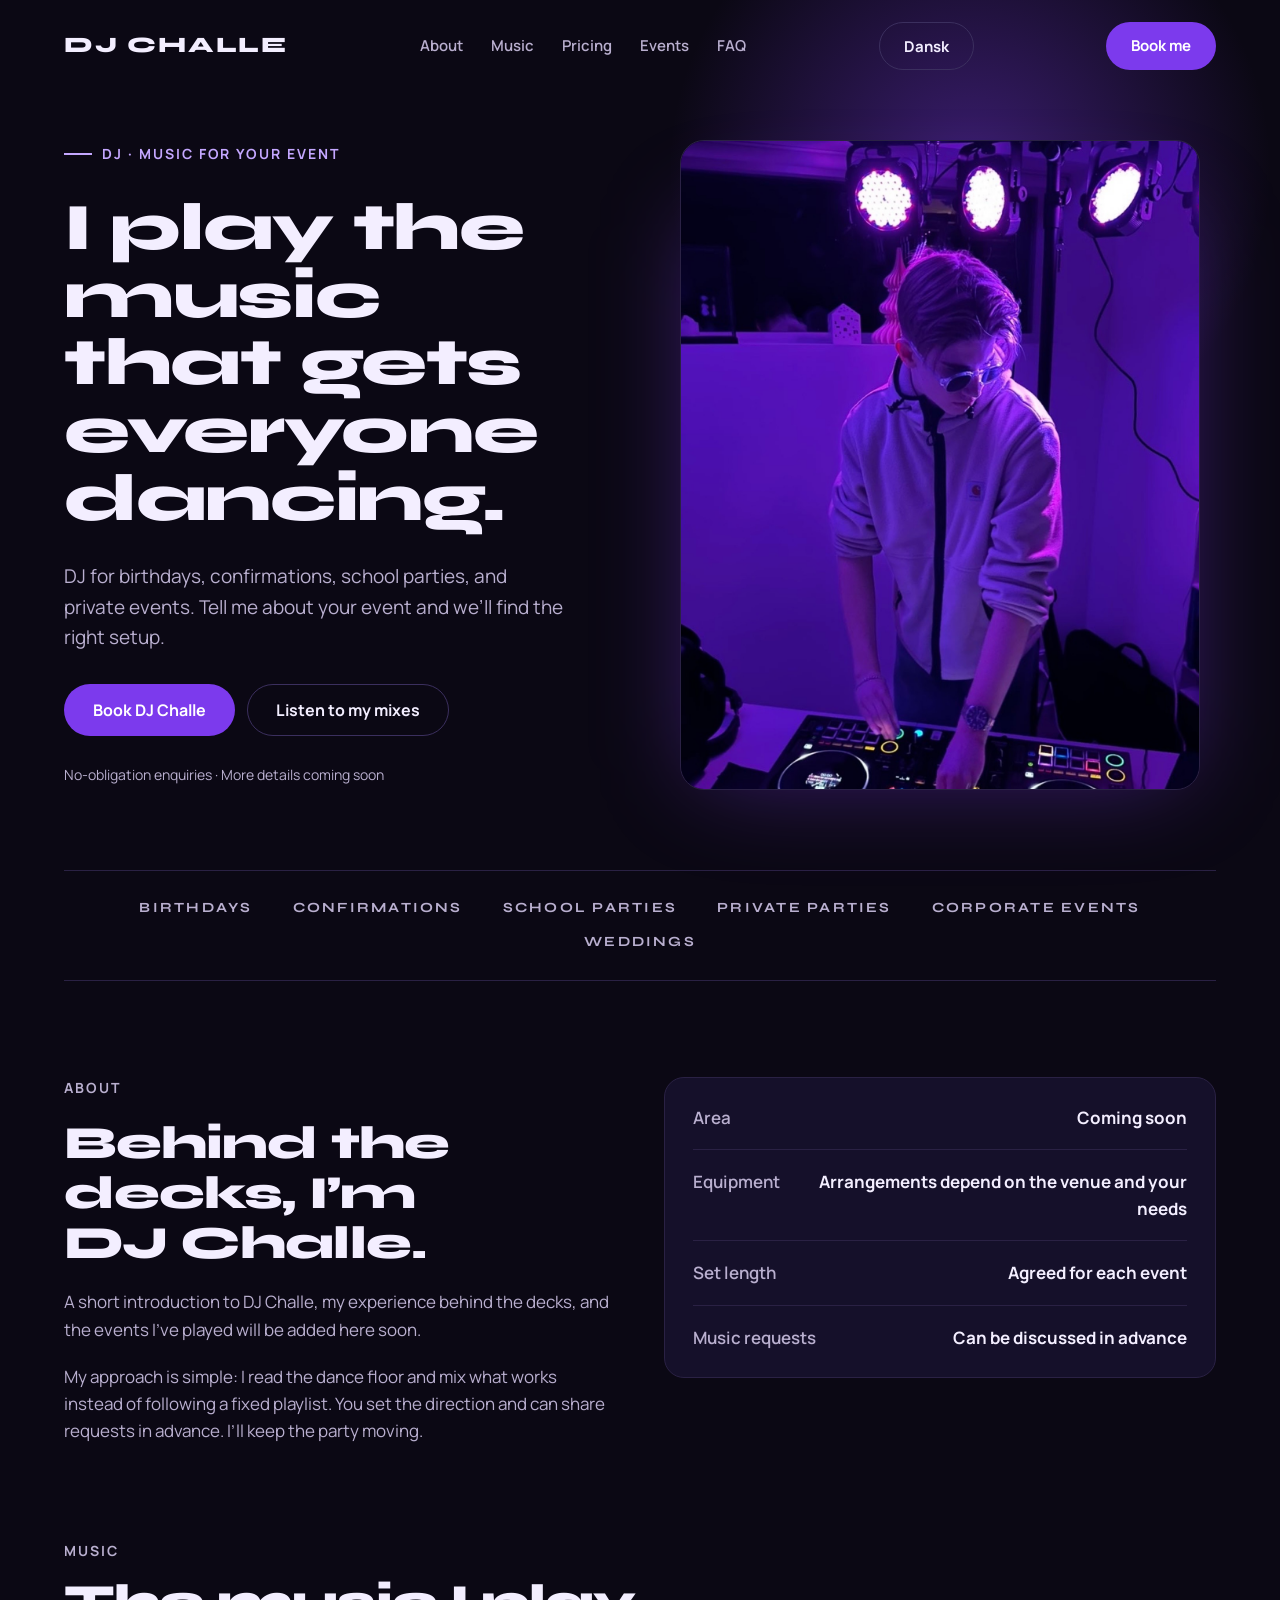
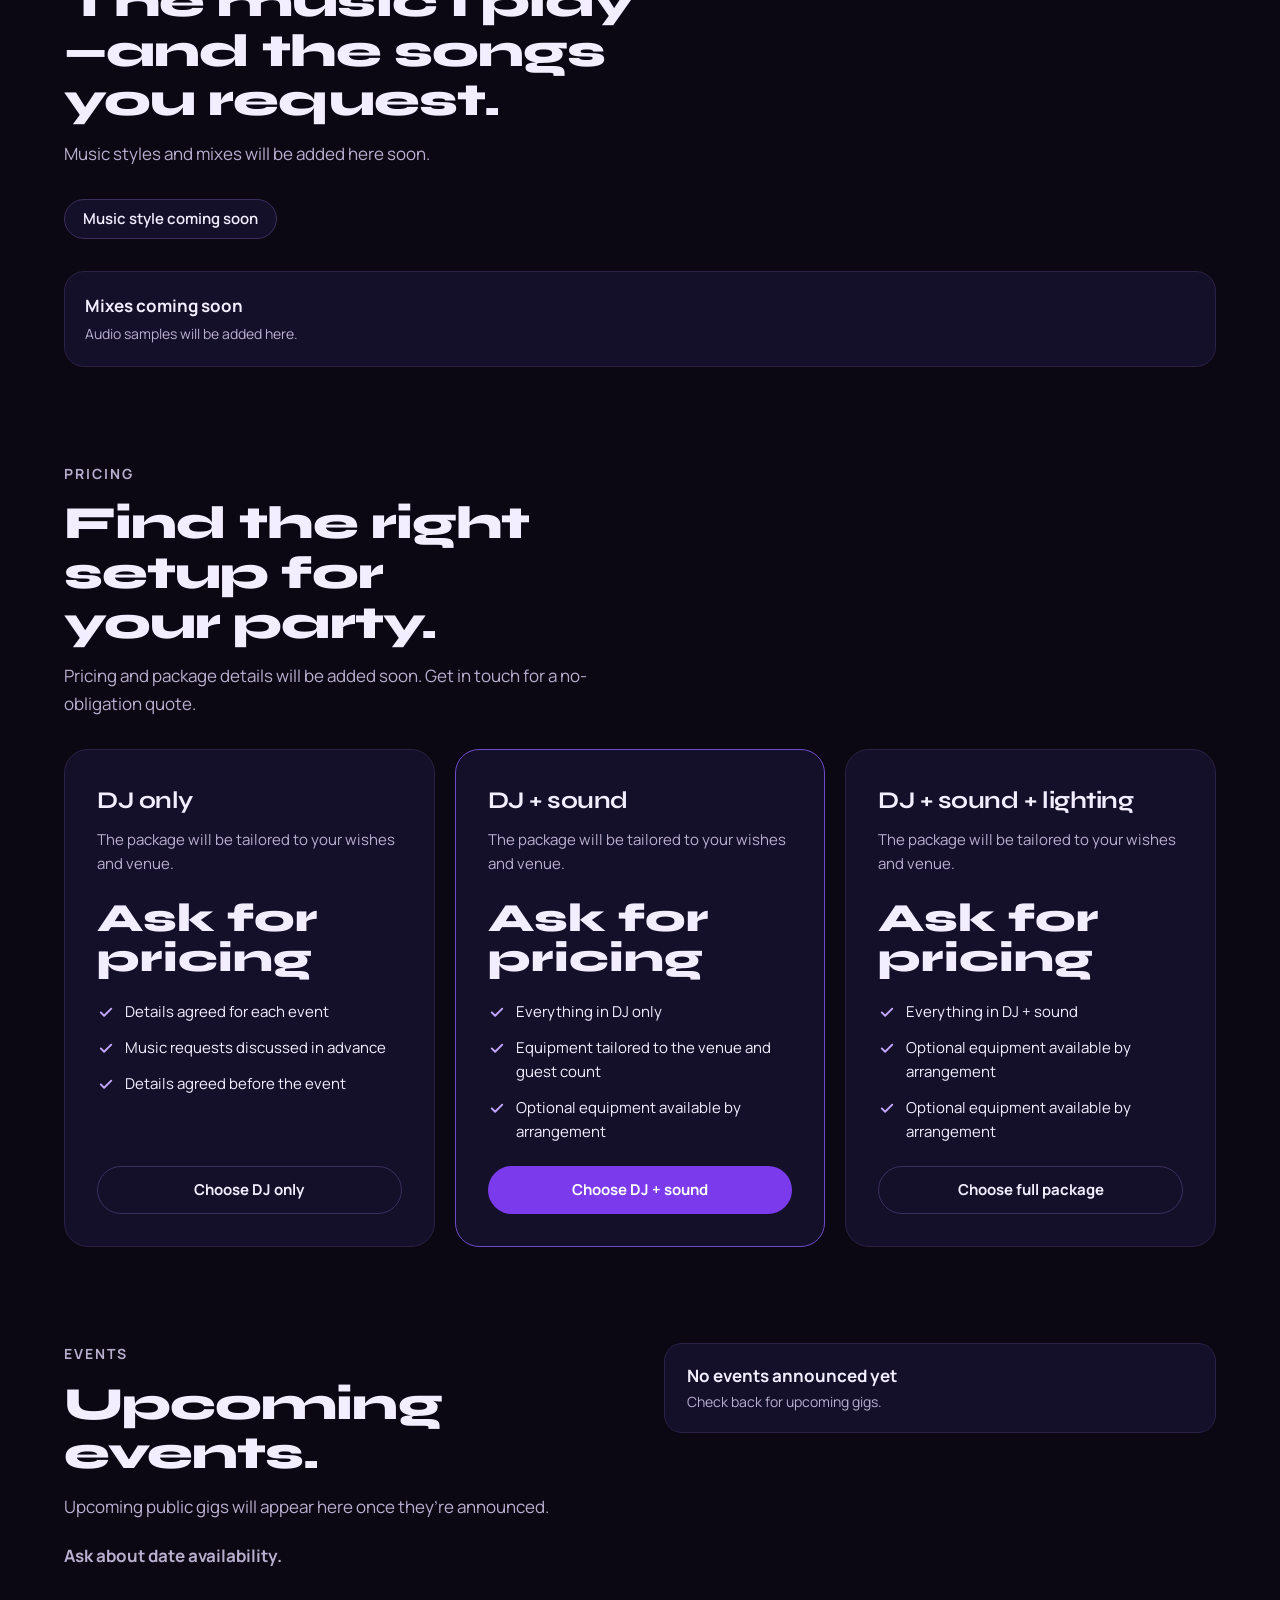
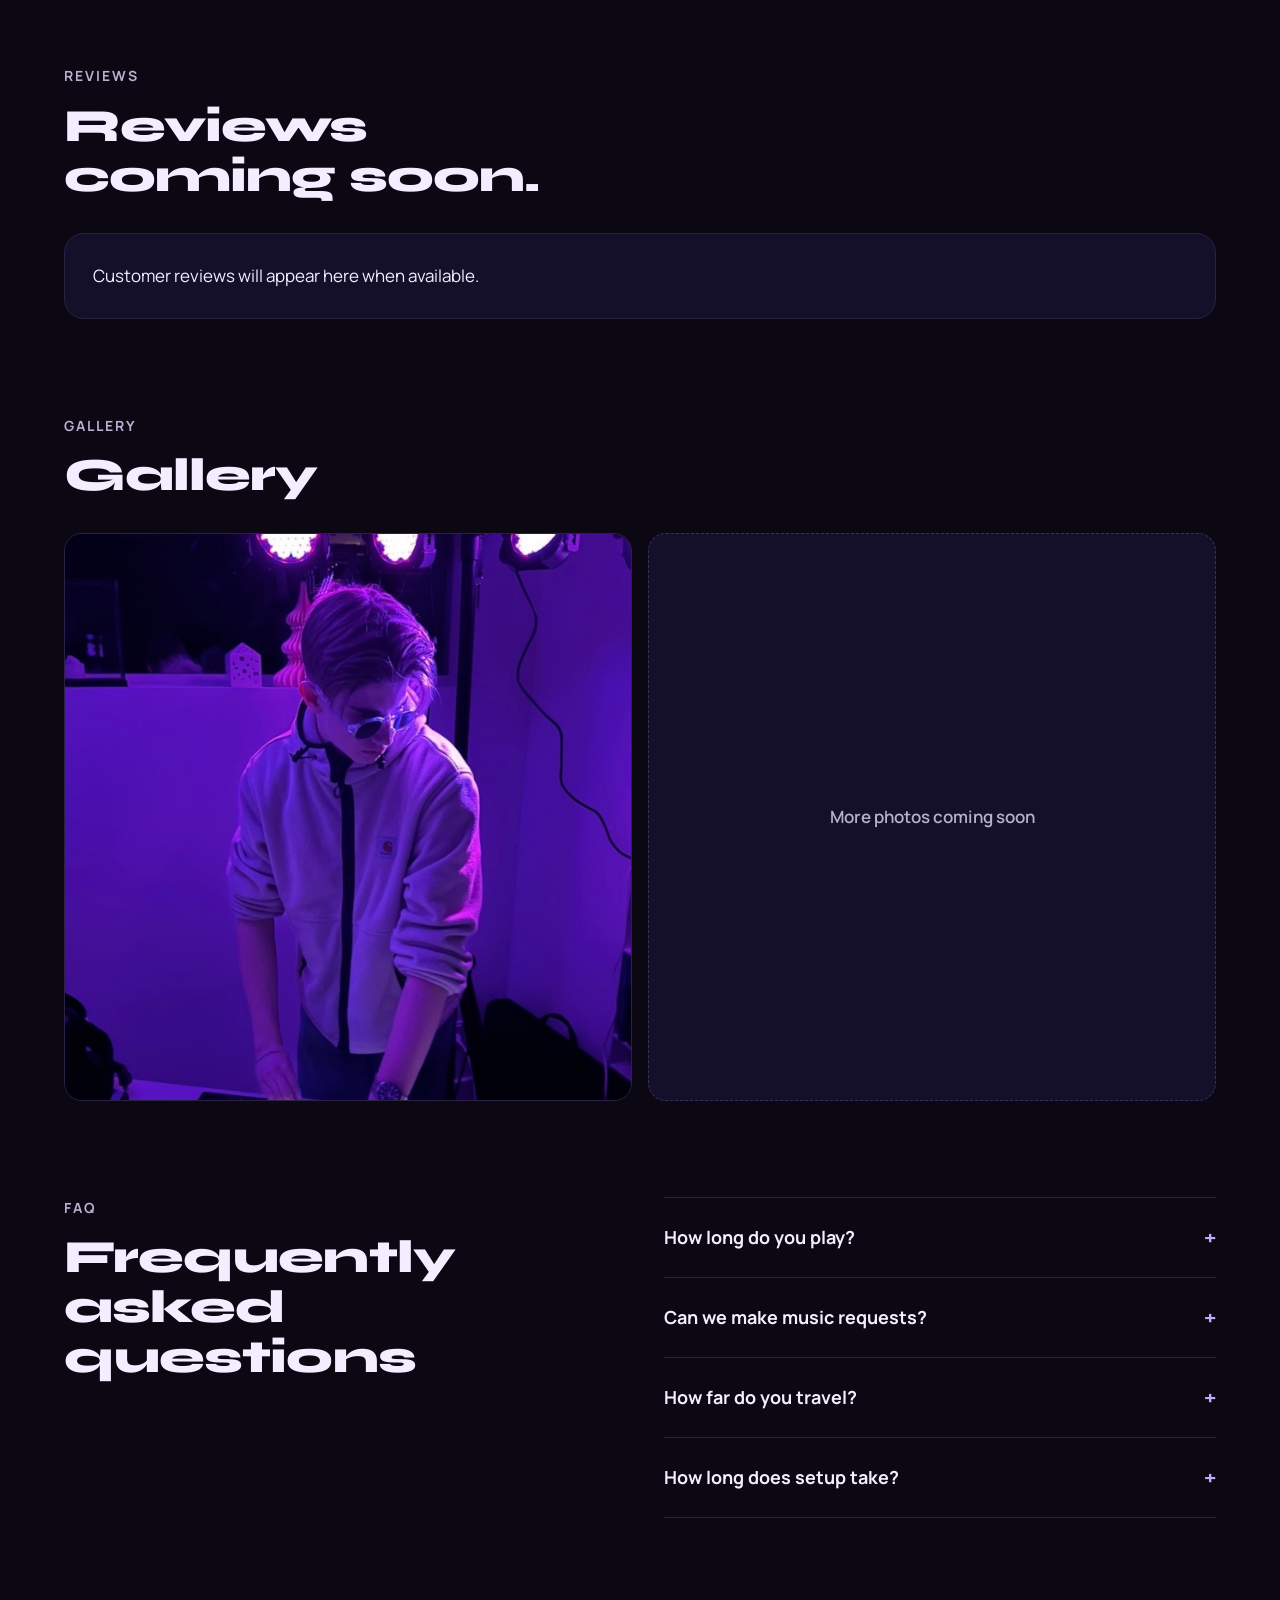
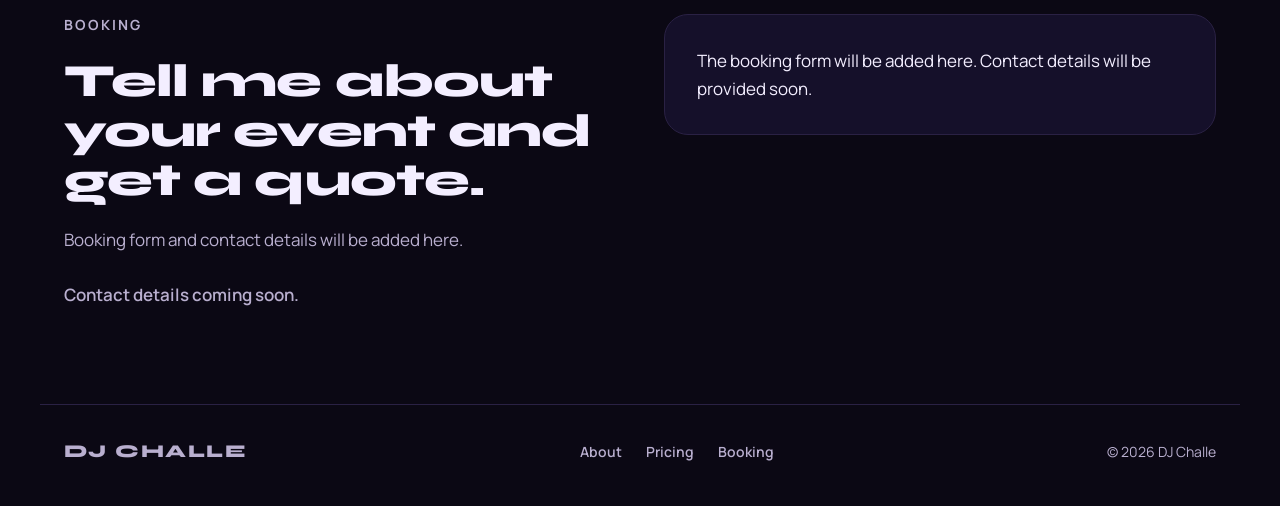
<file: index.html>
<!doctype html>
<html lang="en">
<head>
  <meta charset="utf-8">
  <meta name="viewport" content="width=device-width, initial-scale=1">
  <title data-en="DJ Challe – DJ for parties, confirmations, and school events" data-da="DJ Challe – DJ til fester, konfirmationer og skolefester">DJ Challe – DJ for parties, confirmations, and school events</title>
  <meta name="description" content="DJ Challe for birthdays, confirmations, school parties, and private events. Booking details coming soon." data-en-content="DJ Challe for birthdays, confirmations, school parties, and private events. Booking details coming soon." data-da-content="DJ Challe til fødselsdage, konfirmationer, skolefester og private fester. Bookingoplysninger kommer snart.">

  <meta property="og:type" content="website">
  <meta property="og:title" content="DJ Challe – DJ for your next party" data-en-content="DJ Challe – DJ for your next party" data-da-content="DJ Challe – DJ til din næste fest">
  <meta property="og:description" content="DJ Challe for birthdays, confirmations, school parties, and private events." data-en-content="DJ Challe for birthdays, confirmations, school parties, and private events." data-da-content="DJ Challe til fødselsdage, konfirmationer, skolefester og private fester.">
  <meta property="og:image" content="images/challe.jpg">

  <link rel="icon" href="favicon.svg" type="image/svg+xml">
  <link rel="preconnect" href="https://fonts.googleapis.com">
  <link rel="preconnect" href="https://fonts.gstatic.com" crossorigin>
  <link href="https://fonts.googleapis.com/css2?family=Syne:wght@700;800&family=Manrope:wght@400;500;600;700&display=swap" rel="stylesheet">
  <link rel="stylesheet" href="styles.css">
</head>
<body>
<div class="page">
  <a class="skip" href="#main" data-en="Skip to content" data-da="Spring til indhold">Skip to content</a>
  <div class="glow" aria-hidden="true"></div>

  <!-- ===================== MENU ===================== -->
  <header class="site-header container">
    <a class="logo" href="#top">DJ Challe</a>
    <nav class="nav" aria-label="Main navigation" data-en-aria="Main navigation" data-da-aria="Hovedmenu">
      <a href="#om" data-en="About" data-da="Om mig">About</a>
      <a href="#musik" data-en="Music" data-da="Musik">Music</a>
      <a href="#priser" data-en="Pricing" data-da="Priser">Pricing</a>
      <a href="#events">Events</a>
      <a href="#faq">FAQ</a>
    </nav>
    <button class="btn btn-secondary btn-sm language-toggle" id="language-toggle" type="button" aria-label="Switch to Danish" aria-pressed="false">Dansk</button>
    <a class="btn btn-primary btn-sm" href="#kontakt" data-en="Book me" data-da="Book mig">Book me</a>
  </header>

  <main id="main" class="container">

    <!-- ===================== HERO ===================== -->
    <section class="hero" id="top">
      <div class="hero-text">
        <p class="eyebrow eyebrow-line" data-en="DJ · Music for your event" data-da="DJ · Musik til din fest">DJ · Music for your event</p>
        <h1 data-en="I play the music that gets everyone dancing." data-da="Jeg spiller det, der får folk op at danse.">I play the music that gets everyone dancing.</h1>
        <p class="lead" data-en="DJ for birthdays, confirmations, school parties, and private events. Tell me about your event and we’ll find the right setup." data-da="DJ til fødselsdage, konfirmationer, skolefester og private fester. Fortæl om dit arrangement, så finder vi den rigtige løsning.">DJ for birthdays, confirmations, school parties, and private events. Tell me about your event and we’ll find the right setup.</p>
        <div class="hero-actions">
          <a class="btn btn-primary" href="#kontakt" data-en="Book DJ Challe" data-da="Book DJ Challe">Book DJ Challe</a>
          <a class="btn btn-secondary" href="#musik" data-en="Listen to my mixes" data-da="Hør mine mixes">Listen to my mixes</a>
        </div>
        <p class="hero-note" data-en="No-obligation enquiries · More details coming soon" data-da="Uforpligtende forespørgsler · Oplysninger kommer snart">No-obligation enquiries · More details coming soon</p>
      </div>
      <div class="hero-photo">
        <img src="images/challe.jpg" alt="DJ Challe behind the decks in purple lights" data-en-alt="DJ Challe behind the decks in purple lights" data-da-alt="DJ Challe bag pulten i lilla lys" width="1320" height="2273" fetchpriority="high">
      </div>
    </section>

    <!-- ===================== SPILLER TIL ===================== -->
    <div class="strip" aria-label="I play at" data-en-aria="I play at" data-da-aria="Jeg spiller til">
      <span data-en="Birthdays" data-da="Fødselsdage">Birthdays</span>
      <span data-en="Confirmations" data-da="Konfirmationer">Confirmations</span>
      <span data-en="School parties" data-da="Skolefester">School parties</span>
      <span data-en="Private parties" data-da="Private fester">Private parties</span>
      <span data-en="Corporate events" data-da="Firmafester">Corporate events</span>
      <span data-en="Weddings" data-da="Bryllupper">Weddings</span>
    </div>

    <!-- ===================== OM MIG ===================== -->
    <section class="two-col" id="om">
      <div class="about-text">
        <p class="eyebrow" data-en="About" data-da="Om mig">About</p>
        <h2 data-en="Behind the decks, I’m DJ Challe." data-da="Bag pulten er jeg DJ Challe.">Behind the decks, I’m DJ Challe.</h2>
        <p data-en="A short introduction to DJ Challe, my experience behind the decks, and the events I’ve played will be added here soon." data-da="Her kommer snart en kort præsentation af DJ Challe, erfaringen bag pulten og de events, jeg har spillet til.">A short introduction to DJ Challe, my experience behind the decks, and the events I’ve played will be added here soon.</p>
        <p data-en="My approach is simple: I read the dance floor and mix what works instead of following a fixed playlist. You set the direction and can share requests in advance. I’ll keep the party moving." data-da="Min stil er simpel: Jeg læser dansegulvet og mixer det, der virker – ikke en fast playliste. I bestemmer retningen og kommer med ønsker på forhånd. Jeg sørger for, at der bliver danset.">My approach is simple: I read the dance floor and mix what works instead of following a fixed playlist. You set the direction and can share requests in advance. I’ll keep the party moving.</p>
      </div>
      <ul class="card facts">
        <li><span class="label" data-en="Area" data-da="Område">Area</span><span class="value" data-en="Coming soon" data-da="Oplyses snart">Coming soon</span></li>
        <li><span class="label" data-en="Equipment" data-da="Udstyr">Equipment</span><span class="value" data-en="Arrangements depend on the venue and your needs" data-da="Aftales efter lokale og behov">Arrangements depend on the venue and your needs</span></li>
        <li><span class="label" data-en="Set length" data-da="Spilletid">Set length</span><span class="value" data-en="Agreed for each event" data-da="Aftales for hvert arrangement">Agreed for each event</span></li>
        <li><span class="label" data-en="Music requests" data-da="Musikønsker">Music requests</span><span class="value" data-en="Can be discussed in advance" data-da="Kan aftales inden festen">Can be discussed in advance</span></li>
      </ul>
    </section>

    <!-- ===================== MUSIK ===================== -->
    <section id="musik">
      <div class="section-head">
        <p class="eyebrow" data-en="Music" data-da="Musik">Music</p>
        <h2 data-en="The music I play—and the songs you request." data-da="Det, jeg spiller – og det, I beder om.">The music I play—and the songs you request.</h2>
        <p data-en="Music styles and mixes will be added here soon." data-da="Musikstil og mixes bliver tilføjet her snart.">Music styles and mixes will be added here soon.</p>
      </div>
      <div class="chips">
        <span class="chip" data-en="Music style coming soon" data-da="Musikstil oplyses snart">Music style coming soon</span>
      </div>
      <div class="card mix"><div class="mix-text"><span class="mix-title" data-en="Mixes coming soon" data-da="Mixes kommer snart">Mixes coming soon</span><span class="mix-meta" data-en="Audio samples will be added here." data-da="Lydprøver bliver tilføjet her.">Audio samples will be added here.</span></div></div>
    </section>

    <!-- ===================== PRISER ===================== -->
    <section id="priser">
      <div class="section-head">
        <p class="eyebrow" data-en="Pricing" data-da="Priser">Pricing</p>
        <h2 data-en="Find the right setup for your party." data-da="Find en løsning til festen.">Find the right setup for your party.</h2>
        <p data-en="Pricing and package details will be added soon. Get in touch for a no-obligation quote." data-da="Priser og detaljer om pakker oplyses snart. Kontakt mig for et uforpligtende tilbud.">Pricing and package details will be added soon. Get in touch for a no-obligation quote.</p>
      </div>
      <div class="packages">

        <div class="card package">
          <div>
            <h3 data-en="DJ only" data-da="Kun DJ">DJ only</h3>
            <p class="desc" data-en="The package will be tailored to your wishes and venue." data-da="Pakkens indhold aftales ud fra jeres ønsker og lokale.">The package will be tailored to your wishes and venue.</p>
          </div>
          <p class="price" data-en="Ask for pricing" data-da="Spørg om pris">Ask for pricing</p>
          <ul class="includes">
            <li><svg aria-hidden="true" width="18" height="18" viewBox="0 0 24 24" fill="none" stroke="#C4A7FF" stroke-width="2.5" stroke-linecap="round" stroke-linejoin="round"><path d="M5 12.5l4.5 4.5L19 7.5"/></svg><span data-en="Details agreed for each event" data-da="Indhold aftales efter arrangementet">Details agreed for each event</span></li>
            <li><svg aria-hidden="true" width="18" height="18" viewBox="0 0 24 24" fill="none" stroke="#C4A7FF" stroke-width="2.5" stroke-linecap="round" stroke-linejoin="round"><path d="M5 12.5l4.5 4.5L19 7.5"/></svg><span data-en="Music requests discussed in advance" data-da="Musikønsker aftales inden festen">Music requests discussed in advance</span></li>
            <li><svg aria-hidden="true" width="18" height="18" viewBox="0 0 24 24" fill="none" stroke="#C4A7FF" stroke-width="2.5" stroke-linecap="round" stroke-linejoin="round"><path d="M5 12.5l4.5 4.5L19 7.5"/></svg><span data-en="Details agreed before the event" data-da="Detaljer aftales inden festen">Details agreed before the event</span></li>
          </ul>
          <a class="btn btn-secondary btn-sm" href="#kontakt" data-en="Choose DJ only" data-da="Vælg Kun DJ">Choose DJ only</a>
        </div>

        <div class="card package featured">
          <div>
            <h3 data-en="DJ + sound" data-da="DJ + lyd">DJ + sound</h3>
            <p class="desc" data-en="The package will be tailored to your wishes and venue." data-da="Pakkens indhold aftales ud fra jeres ønsker og lokale.">The package will be tailored to your wishes and venue.</p>
          </div>
          <p class="price" data-en="Ask for pricing" data-da="Spørg om pris">Ask for pricing</p>
          <ul class="includes">
            <li><svg aria-hidden="true" width="18" height="18" viewBox="0 0 24 24" fill="none" stroke="#C4A7FF" stroke-width="2.5" stroke-linecap="round" stroke-linejoin="round"><path d="M5 12.5l4.5 4.5L19 7.5"/></svg><span data-en="Everything in DJ only" data-da="Alt fra Kun DJ">Everything in DJ only</span></li>
            <li><svg aria-hidden="true" width="18" height="18" viewBox="0 0 24 24" fill="none" stroke="#C4A7FF" stroke-width="2.5" stroke-linecap="round" stroke-linejoin="round"><path d="M5 12.5l4.5 4.5L19 7.5"/></svg><span data-en="Equipment tailored to the venue and guest count" data-da="Udstyr aftales efter lokale og gæster">Equipment tailored to the venue and guest count</span></li>
            <li><svg aria-hidden="true" width="18" height="18" viewBox="0 0 24 24" fill="none" stroke="#C4A7FF" stroke-width="2.5" stroke-linecap="round" stroke-linejoin="round"><path d="M5 12.5l4.5 4.5L19 7.5"/></svg><span data-en="Optional equipment available by arrangement" data-da="Ekstraudstyr aftales efter behov">Optional equipment available by arrangement</span></li>
          </ul>
          <a class="btn btn-primary btn-sm" href="#kontakt" data-en="Choose DJ + sound" data-da="Vælg DJ + lyd">Choose DJ + sound</a>
        </div>

        <div class="card package">
          <div>
            <h3 data-en="DJ + sound + lighting" data-da="DJ + lyd + lys">DJ + sound + lighting</h3>
            <p class="desc" data-en="The package will be tailored to your wishes and venue." data-da="Pakkens indhold aftales ud fra jeres ønsker og lokale.">The package will be tailored to your wishes and venue.</p>
          </div>
          <p class="price" data-en="Ask for pricing" data-da="Spørg om pris">Ask for pricing</p>
          <ul class="includes">
            <li><svg aria-hidden="true" width="18" height="18" viewBox="0 0 24 24" fill="none" stroke="#C4A7FF" stroke-width="2.5" stroke-linecap="round" stroke-linejoin="round"><path d="M5 12.5l4.5 4.5L19 7.5"/></svg><span data-en="Everything in DJ + sound" data-da="Alt fra DJ + lyd">Everything in DJ + sound</span></li>
            <li><svg aria-hidden="true" width="18" height="18" viewBox="0 0 24 24" fill="none" stroke="#C4A7FF" stroke-width="2.5" stroke-linecap="round" stroke-linejoin="round"><path d="M5 12.5l4.5 4.5L19 7.5"/></svg><span data-en="Optional equipment available by arrangement" data-da="Ekstraudstyr aftales efter behov">Optional equipment available by arrangement</span></li>
            <li><svg aria-hidden="true" width="18" height="18" viewBox="0 0 24 24" fill="none" stroke="#C4A7FF" stroke-width="2.5" stroke-linecap="round" stroke-linejoin="round"><path d="M5 12.5l4.5 4.5L19 7.5"/></svg><span data-en="Optional equipment available by arrangement" data-da="Ekstraudstyr aftales efter behov">Optional equipment available by arrangement</span></li>
          </ul>
          <a class="btn btn-secondary btn-sm" href="#kontakt" data-en="Choose full package" data-da="Vælg fuld pakke">Choose full package</a>
        </div>

      </div>
    </section>

    <!-- ===================== EVENTS ===================== -->
    <section class="two-col" id="events">
      <div class="section-head">
        <p class="eyebrow" data-en="Events" data-da="Events">Events</p>
        <h2 data-en="Upcoming events." data-da="Kommende events.">Upcoming events.</h2>
        <p data-en="Upcoming public gigs will appear here once they’re announced." data-da="Kommende offentlige spillejobs bliver vist her, når de er annonceret.">Upcoming public gigs will appear here once they’re announced.</p>
        <p class="available" data-en="Ask about date availability." data-da="Ledige datoer oplyses ved forespørgsel.">Ask about date availability.</p>
      </div>
      <div class="events"><div class="card event"><div class="event-text"><span class="event-title" data-en="No events announced yet" data-da="Ingen events annonceret endnu">No events announced yet</span><span class="event-meta" data-en="Check back for upcoming gigs." data-da="Se snart denne side for kommende spillejobs.">Check back for upcoming gigs.</span></div></div></div>
    </section>

    <!-- ===================== ANMELDELSER ===================== -->
    <section id="anmeldelser">
      <div class="section-head">
        <p class="eyebrow" data-en="Reviews" data-da="Anmeldelser">Reviews</p>
        <h2 data-en="Reviews coming soon." data-da="Anmeldelser kommer snart.">Reviews coming soon.</h2>
      </div>
      <p class="card" data-en="Customer reviews will appear here when available." data-da="Kundeanmeldelser bliver vist her, når de er klar.">Customer reviews will appear here when available.</p>
    </section>

    <!-- ===================== GALLERI ===================== -->
    <section id="galleri">
      <div class="section-head">
        <p class="eyebrow" data-en="Gallery" data-da="Galleri">Gallery</p>
        <h2 data-en="Gallery" data-da="Galleri">Gallery</h2>
      </div>
      <div class="gallery">
        <img src="images/challe.jpg" alt="DJ Challe mixing under purple lights" data-en-alt="DJ Challe mixing under purple lights" data-da-alt="DJ Challe mixer under lilla lys" loading="lazy" width="1320" height="2273">
        <!-- Læg nye billeder i mappen images/ og byt en placeholder ud med: <img src="images/NAVN.jpg" alt="Beskrivelse" loading="lazy"> -->
        <div class="photo-placeholder" data-en="More photos coming soon" data-da="Flere billeder kommer snart">More photos coming soon</div>
      </div>
    </section>

    <!-- ===================== FAQ ===================== -->
    <section class="two-col" id="faq">
      <div class="section-head">
        <p class="eyebrow" data-en="FAQ" data-da="Ofte stillede spørgsmål">FAQ</p>
        <h2 data-en="Frequently asked questions" data-da="Det, folk spørger om.">Frequently asked questions</h2>
      </div>
      <div class="faq">
        <details>
          <summary data-en="How long do you play?" data-da="Hvor lang tid spiller du?">How long do you play?</summary>
          <p data-en="Set length is agreed based on your event." data-da="Spilletiden aftales ud fra jeres arrangement.">Set length is agreed based on your event.</p>
        </details>
        <details>
          <summary data-en="Can we make music requests?" data-da="Kan vi komme med ønsker?">Can we make music requests?</summary>
          <p data-en="Yes. Send a playlist or a few artists in advance, and guests can make requests during the event." data-da="Ja. Send en playliste eller et par kunstnere inden festen – og gæsterne må gerne ønske på aftenen.">Yes. Send a playlist or a few artists in advance, and guests can make requests during the event.</p>
        </details>
        <details>
          <summary data-en="How far do you travel?" data-da="Hvor langt kører du?">How far do you travel?</summary>
          <p data-en="Tell me where the event is, and we’ll agree on travel and pricing." data-da="Fortæl hvor festen holdes, så aftaler vi transport og pris.">Tell me where the event is, and we’ll agree on travel and pricing.</p>
        </details>
        <details>
          <summary data-en="How long does setup take?" data-da="Hvor lang tid tager opsætningen?">How long does setup take?</summary>
          <p data-en="Setup time depends on the equipment and venue and will be agreed before the event." data-da="Opsætningstid afhænger af udstyr og lokale og aftales inden festen.">Setup time depends on the equipment and venue and will be agreed before the event.</p>
        </details>
      </div>
    </section>

    <!-- ===================== BOOKING ===================== -->
    <section class="two-col" id="kontakt">
      <div class="contact-info">
        <p class="eyebrow" data-en="Booking" data-da="Booking">Booking</p>
        <h2 data-en="Tell me about your event and get a quote." data-da="Fortæl om festen – så får I en pris.">Tell me about your event and get a quote.</h2>
        <p data-en="Booking form and contact details will be added here." data-da="Bookingformular og kontaktoplysninger bliver tilføjet her.">Booking form and contact details will be added here.</p>
        <p class="contact-links" data-en="Contact details coming soon." data-da="Kontaktoplysninger kommer snart.">Contact details coming soon.</p>
      </div>

      <div class="card form-card"><p data-en="The booking form will be added here. Contact details will be provided soon." data-da="Bookingformularen bliver sat op her. Indtil da kan du kontakte DJ Challe direkte, når kontaktoplysningerne er tilføjet.">The booking form will be added here. Contact details will be provided soon.</p></div>
    </section>

  </main>

  <!-- ===================== FOOTER ===================== -->
  <footer class="site-footer container">
    <span class="logo">DJ Challe</span>
    <nav aria-label="Footer navigation" data-en-aria="Footer navigation" data-da-aria="Bundmenu">
      <a href="#om" data-en="About" data-da="Om mig">About</a>
      <a href="#priser" data-en="Pricing" data-da="Priser">Pricing</a>
      <a href="#kontakt" data-en="Booking" data-da="Booking">Booking</a>
    </nav>
    <span>© 2026 DJ Challe</span>
  </footer>
</div>
<script src="script.js" defer></script>
</body>
</html>
</file>
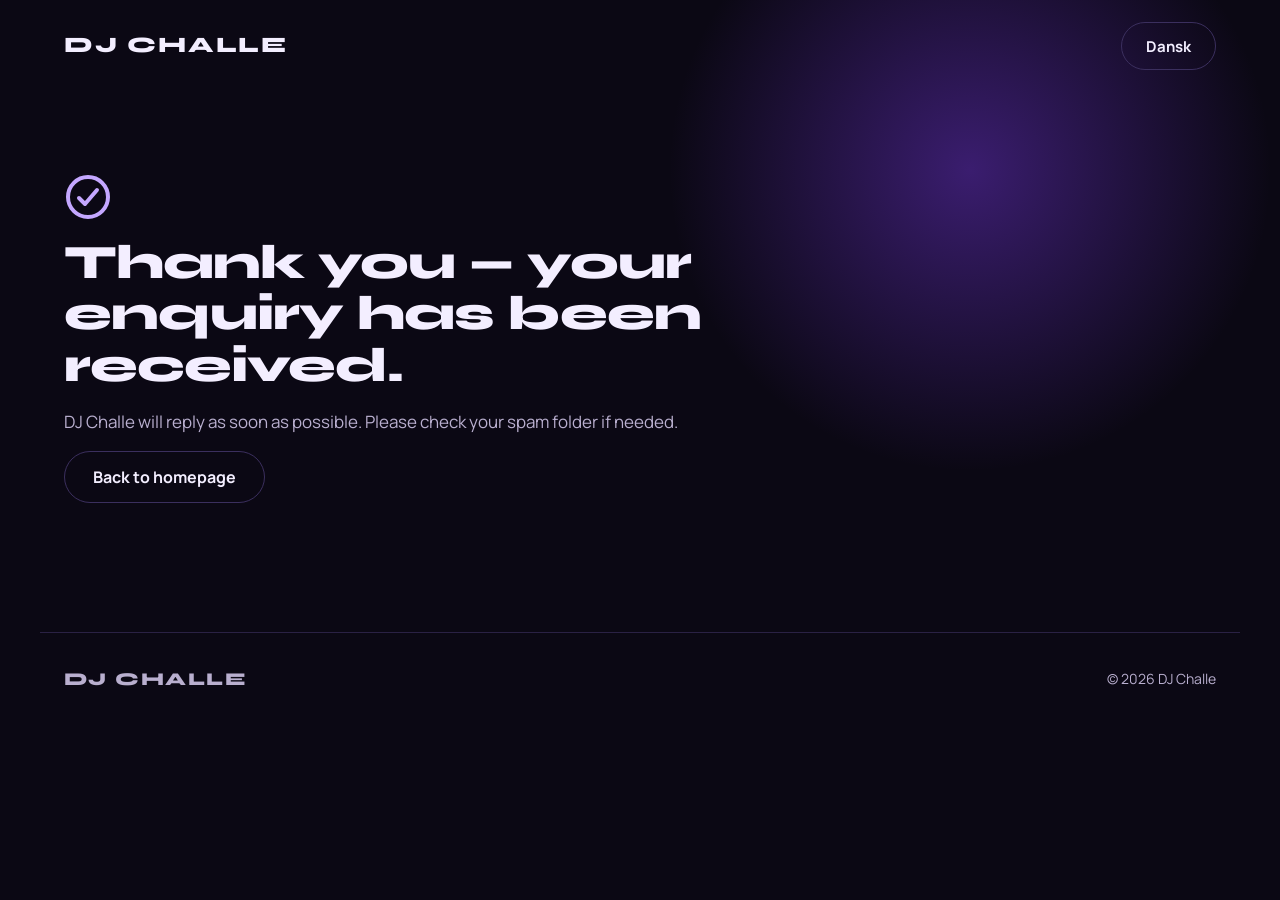
<file: tak.html>
<!doctype html>
<html lang="en">
<head>
  <meta charset="utf-8">
  <meta name="viewport" content="width=device-width, initial-scale=1">
  <title data-en="Thank you for your enquiry – DJ Challe" data-da="Tak for din forespørgsel – DJ Challe">Thank you for your enquiry – DJ Challe</title>
  <meta name="robots" content="noindex">
  <link rel="icon" href="favicon.svg" type="image/svg+xml">
  <link rel="preconnect" href="https://fonts.googleapis.com">
  <link rel="preconnect" href="https://fonts.gstatic.com" crossorigin>
  <link href="https://fonts.googleapis.com/css2?family=Syne:wght@700;800&family=Manrope:wght@400;500;600;700&display=swap" rel="stylesheet">
  <link rel="stylesheet" href="styles.css">
</head>
<body>
<div class="page">
  <div class="glow" aria-hidden="true"></div>

  <header class="site-header container">
    <a class="logo" href="index.html">DJ Challe</a>
    <button class="btn btn-secondary btn-sm language-toggle" id="language-toggle" type="button" aria-label="Switch to Danish" aria-pressed="false">Dansk</button>
  </header>

  <main class="container">
    <section class="thanks">
      <svg aria-hidden="true" width="48" height="48" viewBox="0 0 24 24" fill="none" stroke="#C4A7FF" stroke-width="2" stroke-linecap="round" stroke-linejoin="round"><circle cx="12" cy="12" r="10"/><path d="M7.5 12.5l3 3 6-7"/></svg>
      <h1 data-en="Thank you — your enquiry has been received." data-da="Tak – jeg har fået din forespørgsel.">Thank you — your enquiry has been received.</h1>
      <p data-en="DJ Challe will reply as soon as possible. Please check your spam folder if needed." data-da="DJ Challe svarer så hurtigt som muligt. Tjek evt. din spam-mappe.">DJ Challe will reply as soon as possible. Please check your spam folder if needed.</p>
      <a class="btn btn-secondary" href="index.html" data-en="Back to homepage" data-da="Tilbage til forsiden">Back to homepage</a>
    </section>
  </main>

  <footer class="site-footer container">
    <span class="logo">DJ Challe</span>
    <span>© 2026 DJ Challe</span>
  </footer>
</div>
<script src="script.js" defer></script>
</body>
</html>
</file>
<file: styles.css>
/* ==========================================================================
   DJ Challe – styles.css
   Colors and fonts are controlled by the variables in :root.
   Change --accent to adjust the purple accent color.
   ========================================================================== */

:root {
  --bg: #0B0814;          /* baggrund (næsten sort, lidt lilla) */
  --surface: #15102A;     /* kort og bokse */
  --border: #2A2144;      /* tynde streger */
  --border-strong: #3B2F5E;
  --text: #F3EEFF;        /* almindelig tekst */
  --muted: #B9AFCF;       /* sekundær tekst */
  --accent: #7C3AED;      /* knapper, fremhævninger */
  --accent-text: #C4A7FF; /* lys lilla tekst på mørk baggrund */
  --glow: rgba(124, 58, 237, 0.42);

  --font-display: 'Syne', 'Arial Black', sans-serif;
  --font-body: 'Manrope', 'Segoe UI', system-ui, sans-serif;

  --radius: 20px;
  --radius-sm: 12px;
  --container: 1200px;
}

/* Grundlag ------------------------------------------------------------- */

*, *::before, *::after { box-sizing: border-box; }

html { scroll-behavior: smooth; }

body {
  margin: 0;
  background: var(--bg);
  color: var(--text);
  font-family: var(--font-body);
  font-size: 17px;
  line-height: 1.6;
  -webkit-font-smoothing: antialiased;
  overflow-x: hidden;
}

img { max-width: 100%; display: block; }

a { color: var(--text); }
a:hover { color: var(--accent-text); }

h1, h2, h3 { margin: 0; font-family: var(--font-display); letter-spacing: -0.02em; }
p { margin: 0; }
ul { margin: 0; padding: 0; list-style: none; }

:focus-visible { outline: 2px solid var(--accent-text); outline-offset: 2px; }

.skip {
  position: absolute; left: 16px; top: -60px;
  padding: 10px 16px; border-radius: 999px;
  background: var(--accent); color: #fff; font-weight: 700; z-index: 100;
}
.skip:focus { top: 16px; }

/* .page klipper den lilla glød, så siden aldrig kan scrolles sidelæns */
.page { position: relative; overflow: hidden; min-height: 100vh; }

.container {
  position: relative;
  max-width: var(--container);
  margin: 0 auto;
  padding: 0 24px;
}

.glow {
  position: absolute; top: -260px; right: -120px;
  width: 860px; height: 860px; border-radius: 50%;
  background: radial-gradient(closest-side, var(--glow), rgba(124, 58, 237, 0) 70%);
  pointer-events: none;
}

/* Knapper -------------------------------------------------------------- */

.btn {
  display: inline-flex; align-items: center; justify-content: center;
  min-height: 52px; padding: 0 28px;
  border-radius: 999px; border: 1px solid transparent;
  font-family: var(--font-body); font-weight: 700; font-size: 16px;
  text-decoration: none; cursor: pointer; white-space: nowrap;
  transition: transform 120ms ease, filter 120ms ease;
}
.btn:hover { transform: translateY(-1px); filter: brightness(1.08); }
.btn-primary { background: var(--accent); color: #fff; }
.btn-primary:hover { color: #fff; }
.btn-secondary { border-color: var(--border-strong); color: var(--text); background: transparent; }
.btn-sm { min-height: 48px; padding: 0 24px; font-size: 15px; }

/* Header --------------------------------------------------------------- */

.site-header {
  display: flex; align-items: center; justify-content: space-between;
  gap: 16px 32px; padding-top: 22px; padding-bottom: 22px;
}
.logo {
  font-family: var(--font-display); font-weight: 800; font-size: 22px;
  letter-spacing: 0.08em; text-transform: uppercase; text-decoration: none; white-space: nowrap;
}
.nav { display: flex; flex-wrap: wrap; gap: 8px 28px; font-size: 15px; font-weight: 600; }
.nav a { color: var(--muted); text-decoration: none; padding: 6px 0; }
.nav a:hover { color: var(--accent-text); }

/* Sektioner ------------------------------------------------------------ */

section { padding-bottom: 96px; }

.eyebrow {
  color: var(--accent-text); font-weight: 700; font-size: 14px;
  letter-spacing: 0.14em; text-transform: uppercase;
}
.eyebrow-line { display: inline-flex; align-items: center; gap: 10px; }
.eyebrow-line::before { content: ""; display: inline-block; width: 28px; height: 2px; background: var(--accent-text); }

.section-head { display: flex; flex-direction: column; gap: 14px; max-width: 640px; margin-bottom: 32px; }
.section-head h2 { font-weight: 800; font-size: clamp(32px, 3.6vw, 48px); line-height: 1.08; text-wrap: balance; }
.section-head p { color: var(--muted); text-wrap: pretty; }

.two-col {
  display: grid;
  grid-template-columns: repeat(auto-fit, minmax(min(400px, 100%), 1fr));
  gap: 48px; align-items: start;
}
.two-col .section-head { margin-bottom: 0; }

.card {
  background: var(--surface); border: 1px solid var(--border);
  border-radius: var(--radius); padding: 28px;
}

/* Hero ----------------------------------------------------------------- */

.hero {
  display: grid;
  grid-template-columns: repeat(auto-fit, minmax(min(460px, 100%), 1fr));
  gap: 48px; align-items: center;
  padding-top: 48px; padding-bottom: 80px;
}
.hero-text { display: flex; flex-direction: column; gap: 28px; max-width: 580px; }
.hero h1 { font-weight: 800; font-size: clamp(40px, 5.2vw, 72px); line-height: 1.02; text-wrap: balance; }
.hero .lead { font-size: 19px; color: var(--muted); max-width: 520px; text-wrap: pretty; }
.hero-actions { display: flex; flex-wrap: wrap; gap: 12px; padding-top: 4px; }
.hero-note { font-size: 14px; color: var(--muted); }

.hero-photo { position: relative; display: block; }
.hero-photo::before {
  content: ""; position: absolute; inset: 12% 6% 2% 6%;
  border-radius: 32px; background: rgba(124, 58, 237, 0.45); filter: blur(48px);
}
.hero-photo img {
  position: relative; width: 100%; max-width: 520px; margin: 0 auto; height: auto;
  aspect-ratio: 4 / 5; object-fit: cover; object-position: 50% 28%;
  border-radius: 24px; border: 1px solid var(--border);
}

/* "Spiller til"-stribe ------------------------------------------------- */

.strip {
  display: flex; flex-wrap: wrap; justify-content: center; gap: 12px 40px;
  padding: 26px 0; margin-bottom: 96px;
  border-top: 1px solid var(--border); border-bottom: 1px solid var(--border);
  font-family: var(--font-display); font-weight: 700; font-size: 14px;
  letter-spacing: 0.16em; text-transform: uppercase; color: var(--muted);
}

/* Om mig --------------------------------------------------------------- */

.about-text { display: flex; flex-direction: column; gap: 20px; }
.about-text h2 { font-weight: 800; font-size: clamp(32px, 3.6vw, 48px); line-height: 1.08; text-wrap: balance; }
.about-text p { color: var(--muted); text-wrap: pretty; }

.facts { padding: 8px 28px; }
.facts li {
  display: flex; justify-content: space-between; gap: 24px;
  padding: 18px 0; border-bottom: 1px solid var(--border);
}
.facts li:last-child { border-bottom: 0; }
.facts dt, .facts .label { color: var(--muted); font-weight: 600; }
.facts .value { font-weight: 700; text-align: right; }

/* Musik ---------------------------------------------------------------- */

.chips { display: flex; flex-wrap: wrap; gap: 10px; margin-bottom: 32px; }
.chip {
  display: inline-flex; align-items: center; min-height: 40px; padding: 0 18px;
  border-radius: 999px; border: 1px solid var(--border-strong);
  background: var(--surface); font-weight: 600; font-size: 15px;
}

.grid-3 {
  display: grid;
  grid-template-columns: repeat(auto-fit, minmax(min(300px, 100%), 1fr));
  gap: 20px;
}

.mix { display: flex; align-items: center; gap: 18px; padding: 20px; }
.play {
  flex: 0 0 auto; display: inline-flex; align-items: center; justify-content: center;
  width: 56px; height: 56px; border-radius: 50%; background: var(--accent); color: #fff;
}
.play:hover { color: #fff; filter: brightness(1.08); }
.mix-title { font-weight: 700; font-size: 17px; }
.mix-meta { color: var(--muted); font-size: 14px; }
.mix-text { display: flex; flex-direction: column; gap: 4px; min-width: 0; }

/* Priser --------------------------------------------------------------- */

.packages {
  display: grid;
  grid-template-columns: repeat(auto-fit, minmax(min(320px, 100%), 1fr));
  gap: 20px; align-items: stretch;
}
.package { display: flex; flex-direction: column; gap: 22px; padding: 32px; border-radius: 24px; }
.package.featured { border-color: #6D4BC9; }
.package h3 { font-weight: 700; font-size: 24px; }
.package .desc { color: var(--muted); font-size: 15px; margin-top: 8px; }
.price { font-family: var(--font-display); font-weight: 800; font-size: 40px; line-height: 1; }
.price small { font-size: 18px; font-weight: 700; color: var(--muted); }
.includes { display: flex; flex-direction: column; gap: 12px; font-size: 15px; }
.includes li { display: flex; gap: 10px; align-items: flex-start; }
.includes svg { flex: 0 0 auto; margin-top: 3px; }
.package .btn { margin-top: auto; }

/* Events --------------------------------------------------------------- */

.events { display: flex; flex-direction: column; gap: 12px; }
.event { display: flex; align-items: center; gap: 20px; padding: 18px 22px; border-radius: 18px; }
.date {
  flex: 0 0 auto; display: flex; flex-direction: column; align-items: center; justify-content: center;
  min-width: 64px; height: 64px; padding: 0 10px; border-radius: 14px; background: var(--accent); color: #fff;
  font-family: var(--font-display); font-weight: 800; line-height: 1; white-space: nowrap;
}
.date .day { font-size: 24px; }
.date .month { font-size: 12px; letter-spacing: 0.1em; text-transform: uppercase; margin-top: 4px; }
.event-text { display: flex; flex-direction: column; gap: 2px; min-width: 0; }
.event-title { font-weight: 700; font-size: 17px; }
.event-meta { color: var(--muted); font-size: 14px; }
.available { margin-top: 8px; font-weight: 700; }
.available span { color: var(--accent-text); }

/* Anmeldelser ---------------------------------------------------------- */

.review { display: flex; flex-direction: column; gap: 18px; margin: 0; }
.review blockquote { margin: 0; font-size: 17px; line-height: 1.6; text-wrap: pretty; }
.review figcaption { margin-top: auto; color: var(--muted); font-size: 14px; font-weight: 600; }

/* Galleri -------------------------------------------------------------- */

.gallery {
  display: grid;
  grid-template-columns: repeat(auto-fit, minmax(min(160px, 100%), 1fr));
  gap: 16px;
}
.gallery img {
  width: 100%; height: auto; aspect-ratio: 1 / 1; object-fit: cover; object-position: 50% 35%;
  border-radius: 18px; border: 1px solid var(--border);
}
.photo-placeholder {
  display: flex; align-items: center; justify-content: center;
  aspect-ratio: 1 / 1; border-radius: 18px; padding: 16px;
  border: 1px dashed var(--border-strong); background: var(--surface);
  color: var(--muted); font-weight: 600; text-align: center;
}

/* FAQ ------------------------------------------------------------------ */

.faq { border-top: 1px solid var(--border); }
.faq details { border-bottom: 1px solid var(--border); }
.faq summary {
  cursor: pointer; list-style: none; padding: 22px 0;
  font-size: 18px; font-weight: 700;
  display: flex; justify-content: space-between; align-items: center; gap: 16px;
}
.faq summary::-webkit-details-marker { display: none; }
.faq summary::after {
  content: "+"; font-family: var(--font-display); font-size: 22px; color: var(--accent-text);
  transition: transform 150ms ease;
}
.faq details[open] summary::after { transform: rotate(45deg); }
.faq details p { color: var(--muted); font-size: 15px; padding: 0 0 22px; }

/* Booking / kontakt ---------------------------------------------------- */

.contact-info { display: flex; flex-direction: column; gap: 20px; }
.contact-info h2 { font-weight: 800; font-size: clamp(32px, 3.6vw, 48px); line-height: 1.08; text-wrap: balance; }
.contact-info > p { color: var(--muted); text-wrap: pretty; }
.contact-links { display: flex; flex-direction: column; gap: 10px; padding-top: 8px; font-weight: 600; }
.contact-links a { text-decoration: none; }
.socials { display: flex; flex-wrap: wrap; gap: 10px; padding-top: 8px; }
.socials a {
  display: inline-flex; align-items: center; min-height: 44px; padding: 0 18px;
  border-radius: 999px; border: 1px solid var(--border-strong);
  font-weight: 700; font-size: 14px; text-decoration: none;
}

.form-card { padding: 32px; border-radius: 24px; }
.form { display: flex; flex-direction: column; gap: 18px; }
.form-row {
  display: grid;
  grid-template-columns: repeat(auto-fit, minmax(min(200px, 100%), 1fr));
  gap: 18px;
}
.field { display: flex; flex-direction: column; gap: 6px; }
.field label { font-size: 14px; font-weight: 700; }
.field input, .field select, .field textarea {
  width: 100%; min-height: 48px; padding: 12px 14px;
  border-radius: var(--radius-sm); border: 1px solid var(--border-strong);
  background: var(--bg); color: var(--text);
  font: inherit; font-size: 16px; color-scheme: dark;
}
.field textarea { resize: vertical; }
.field select {
  appearance: none; -webkit-appearance: none; padding-right: 44px;
  background-image: url("data:image/svg+xml,%3Csvg xmlns='http://www.w3.org/2000/svg' width='16' height='16' viewBox='0 0 24 24' fill='none' stroke='%23C4A7FF' stroke-width='2.5' stroke-linecap='round' stroke-linejoin='round'%3E%3Cpath d='M6 9l6 6 6-6'/%3E%3C/svg%3E");
  background-repeat: no-repeat; background-position: right 16px center;
}
.field input::placeholder, .field textarea::placeholder { color: #7F7499; }
.form .btn { align-self: flex-start; }
.form-note { font-size: 13px; color: var(--muted); }
.hidden { position: absolute; left: -9999px; width: 1px; height: 1px; overflow: hidden; }

/* Tak-side ------------------------------------------------------------- */

.thanks {
  min-height: 60vh; display: flex; flex-direction: column; justify-content: center;
  gap: 16px; align-items: flex-start; max-width: 640px; padding: 48px 0 96px;
}
.thanks h1 { font-weight: 800; font-size: clamp(32px, 4vw, 48px); line-height: 1.08; }
.thanks p { color: var(--muted); }

/* Footer --------------------------------------------------------------- */

.site-footer {
  display: flex; flex-wrap: wrap; align-items: center; justify-content: space-between;
  gap: 16px 32px; padding: 32px 24px 40px;
  border-top: 1px solid var(--border); color: var(--muted); font-size: 14px;
}
.site-footer .logo { font-size: 18px; }
.site-footer nav { display: flex; flex-wrap: wrap; gap: 8px 24px; font-weight: 600; }
.site-footer nav a { color: var(--muted); text-decoration: none; }
.site-footer nav a:hover { color: var(--accent-text); }

/* Mobil ---------------------------------------------------------------- */

@media (max-width: 720px) {
  .nav { display: none; }            /* On mobile, keep the logo, language toggle, and booking button visible. */
  .site-header { gap: 8px; }
  .site-header .logo { font-size: 18px; }
  .site-header .btn-sm { min-height: 42px; padding: 0 12px; font-size: 13px; }
  .hero { padding-top: 24px; padding-bottom: 56px; }
  section { padding-bottom: 72px; }
  .strip { margin-bottom: 72px; gap: 10px 24px; }
  .facts li { flex-direction: column; gap: 4px; }
  .facts .value { text-align: left; }
  .form-card, .package { padding: 24px; }
}

@media (prefers-reduced-motion: reduce) {
  html { scroll-behavior: auto; }
  .btn, .faq summary::after { transition: none; }
}

.language-toggle { flex: 0 0 auto; }
</file>
